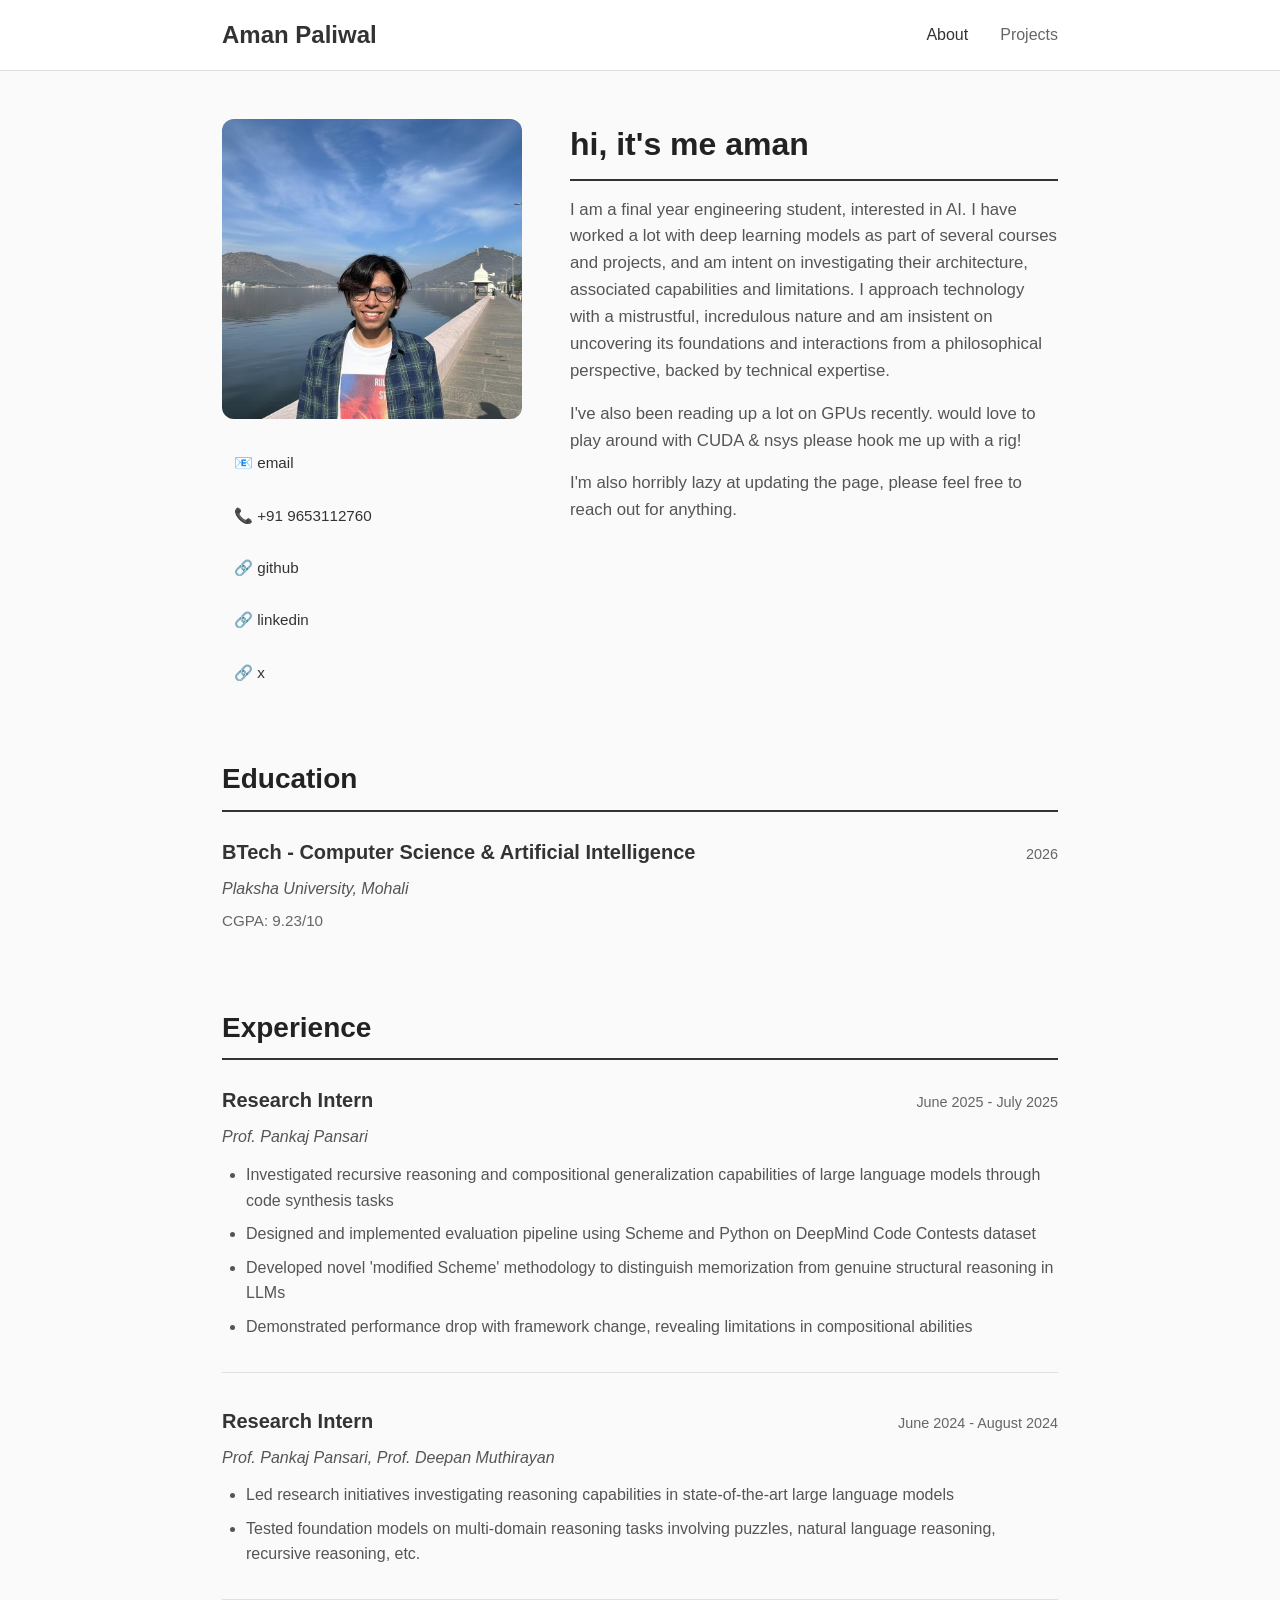
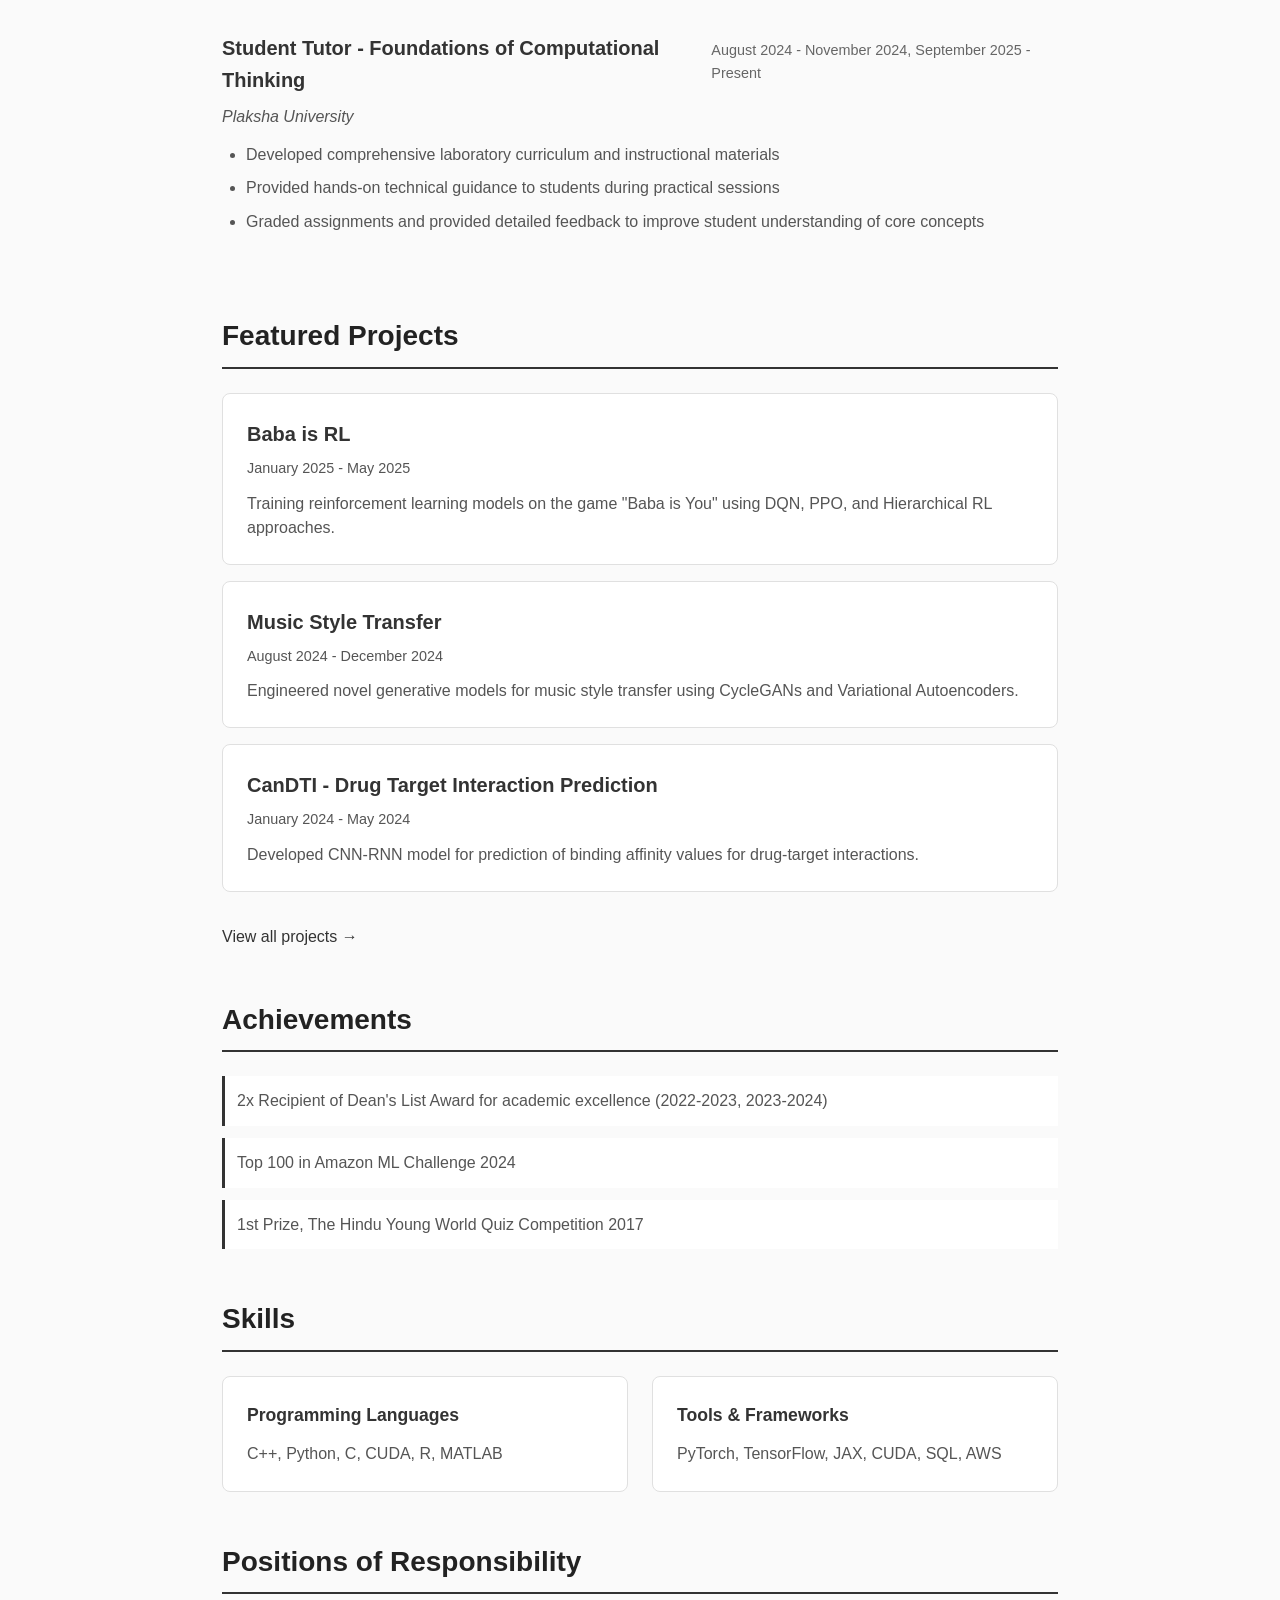
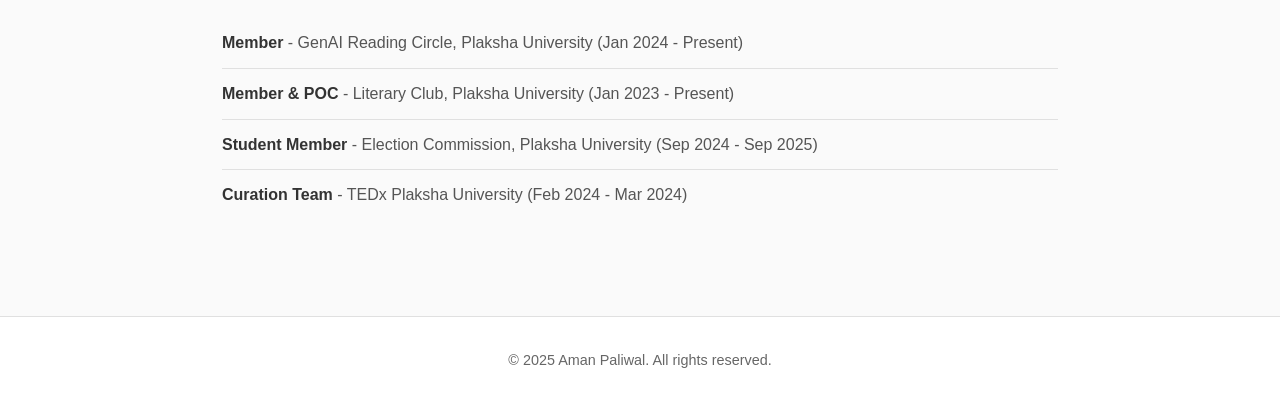
<file: index.html>
<!DOCTYPE html>
<html lang="en">
<head>
    <meta charset="UTF-8">
    <meta name="viewport" content="width=device-width, initial-scale=1.0">
    <title>Aman Paliwal - Portfolio</title>
    <link rel="stylesheet" href="styles.css">
</head>
<body>
    <nav>
        <div class="nav-container">
            <h1 class="logo">Aman Paliwal</h1>
            <ul class="nav-links">
                <li><a href="index.html" class="active">About</a></li>
                <li><a href="projects.html">Projects</a></li>
            </ul>
        </div>
    </nav>

    <main class="container">
        <section class="intro">
            <div class="intro-content">
                <div class="profile-section">
                    <div class="profile-image-placeholder">
                        <img src="ieemeoi.jpeg" alt="Aman Paliwal">
                    </div>
                    <div class="contact-links">
                        <a href="mailto:aman.paliwal@plaksha.edu.in">📧 email</a>
                        <a href="tel:+919653112760">📞 +91 9653112760</a>
                        <a href="https://github.com/amannnnn-7" target="_blank">🔗 github</a>
                        <a href="https://www.linkedin.com/in/aman-paliwal-346738249/" target="_blank">🔗 linkedin</a>
                        <a href="https://twitter.com/amankekhayal" target="_blank">🔗 x</a>
                    </div>
                </div>
                <div class="intro-text">
                    <h2>hi, it's me aman</h2>
                    <p>I am a final year engineering student, interested in AI. I have worked a lot with deep learning models as part of several courses and projects, and am intent on investigating their architecture, associated capabilities and limitations. I approach technology with a mistrustful, incredulous nature and am insistent on uncovering its foundations and interactions from a philosophical perspective, backed by technical expertise.</p>
                    <p>I've also been reading up a lot on GPUs recently. would love to play around with CUDA & nsys please hook me up with a rig!</p>
                    <p>I'm also horribly lazy at updating the page, please feel free to reach out for anything.</p>
                </div>
            </div>
        </section>

        <section class="education">
            <h2>Education</h2>
            <div class="entry">
                <div class="entry-header">
                    <h3>BTech - Computer Science & Artificial Intelligence</h3>
                    <span class="date">2026</span>
                </div>
                <p class="institution">Plaksha University, Mohali</p>
                <p class="detail">CGPA: 9.23/10</p>
            </div>
        </section>

        <section class="experience">
            <h2>Experience</h2>
            <div class="entry">
            <div class="entry-header">
                <h3>Research Intern</h3>
                <span class="date">June 2025 - July 2025</span>
            </div>
            <p class="institution">Prof. Pankaj Pansari</p>
            <ul>
                <li>Investigated recursive reasoning and compositional generalization capabilities of large language models through code synthesis tasks</li>
                <li>Designed and implemented evaluation pipeline using Scheme and Python on DeepMind Code Contests dataset</li>
                <li>Developed novel 'modified Scheme' methodology to distinguish memorization from genuine structural reasoning in LLMs</li>
                <li>Demonstrated performance drop with framework change, revealing limitations in compositional abilities</li>
                </ul>
            </div>
            <div class="entry">
                <div class="entry-header">
                    <h3>Research Intern</h3>
                    <span class="date">June 2024 - August 2024</span>
                </div>
                <p class="institution">Prof. Pankaj Pansari, Prof. Deepan Muthirayan</p>
                <ul>
                    <li>Led research initiatives investigating reasoning capabilities in state-of-the-art large language models</li>
                    <li>Tested foundation models on multi-domain reasoning tasks involving puzzles, natural language reasoning, recursive reasoning, etc.</li>
                </ul>
            </div>
            <div class="entry">
                <div class="entry-header">
                    <h3>Student Tutor - Foundations of Computational Thinking</h3>
                    <span class="date">August 2024 - November 2024, September 2025 - Present</span>
                </div>
                <p class="institution">Plaksha University</p>
                <ul>
                    <li>Developed comprehensive laboratory curriculum and instructional materials</li>
                    <li>Provided hands-on technical guidance to students during practical sessions</li>
                    <li>Graded assignments and provided detailed feedback to improve student understanding of core concepts</li>
                </ul>
            </div>
        </section>

        <section class="projects-preview">
            <h2>Featured Projects</h2>
            <div class="project-card">
                <h3>Baba is RL</h3>
                <p class="date">January 2025 - May 2025</p>
                <p>Training reinforcement learning models on the game "Baba is You" using DQN, PPO, and Hierarchical RL approaches.</p>
            </div>
            <div class="project-card">
                <h3>Music Style Transfer</h3>
                <p class="date">August 2024 - December 2024</p>
                <p>Engineered novel generative models for music style transfer using CycleGANs and Variational Autoencoders.</p>
            </div>
            <div class="project-card">
                <h3>CanDTI - Drug Target Interaction Prediction</h3>
                <p class="date">January 2024 - May 2024</p>
                <p>Developed CNN-RNN model for prediction of binding affinity values for drug-target interactions.</p>
            </div>
            <a href="projects.html" class="view-all">View all projects →</a>
        </section>

        <section class="achievements">
            <h2>Achievements</h2>
            <ul>
                <li>2x Recipient of Dean's List Award for academic excellence (2022-2023, 2023-2024)</li>
                <li>Top 100 in Amazon ML Challenge 2024</li>
                <li>1st Prize, The Hindu Young World Quiz Competition 2017</li>
            </ul>
        </section>

        <section class="skills">
            <h2>Skills</h2>
            <div class="skills-grid">
                <div class="skill-category">
                    <h4>Programming Languages</h4>
                    <p>C++, Python, C, CUDA, R, MATLAB</p>
                </div>
                <div class="skill-category">
                    <h4>Tools & Frameworks</h4>
                    <p>PyTorch, TensorFlow, JAX, CUDA, SQL, AWS</p>
                </div>
            </div>
        </section>

        <section class="positions">
            <h2>Positions of Responsibility</h2>
            <ul>
                <li><strong>Member</strong> - GenAI Reading Circle, Plaksha University (Jan 2024 - Present)</li>
                <li><strong>Member & POC</strong> - Literary Club, Plaksha University (Jan 2023 - Present)</li>
                <li><strong>Student Member</strong> - Election Commission, Plaksha University (Sep 2024 - Sep 2025)</li>
                <li><strong>Curation Team</strong> - TEDx Plaksha University (Feb 2024 - Mar 2024)</li>
            </ul>
        </section>
    </main>

    <footer>
        <p>&copy; 2025 Aman Paliwal. All rights reserved.</p>
    </footer>
</body>
</html>
</file>
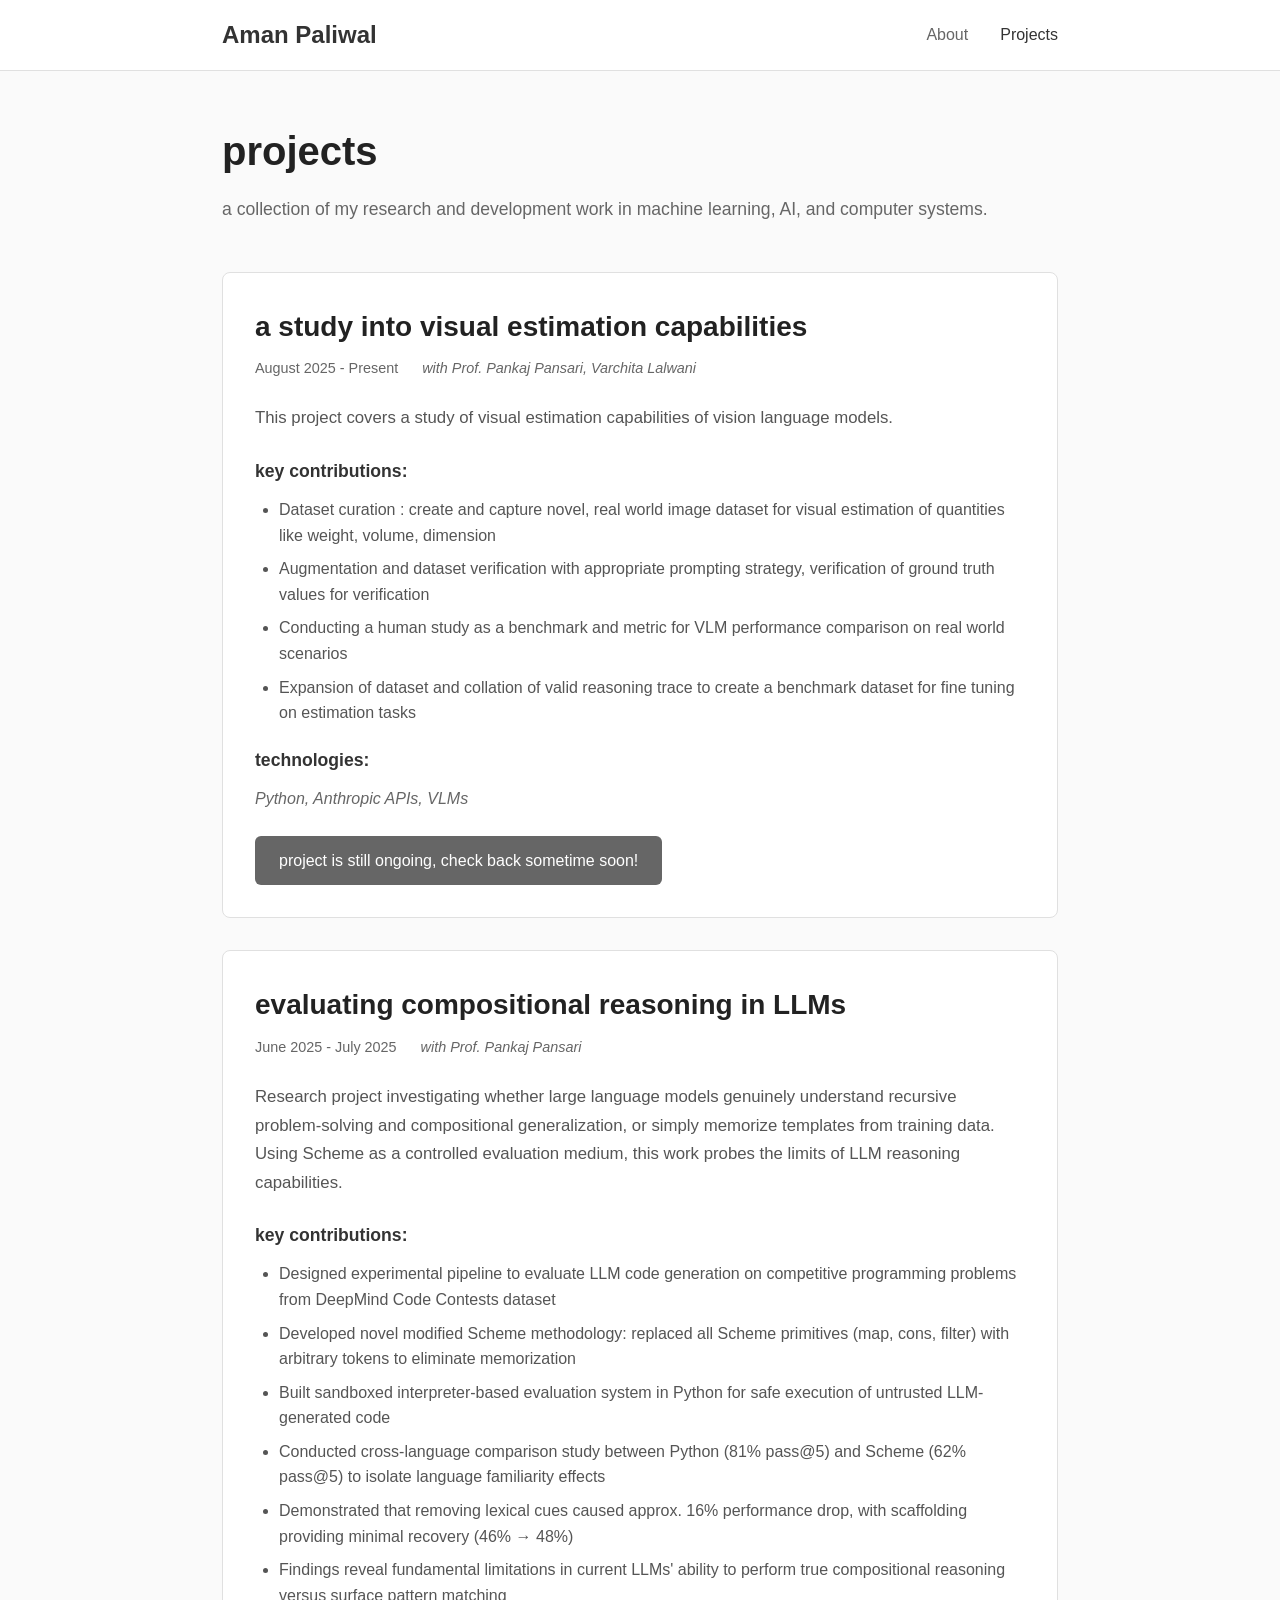
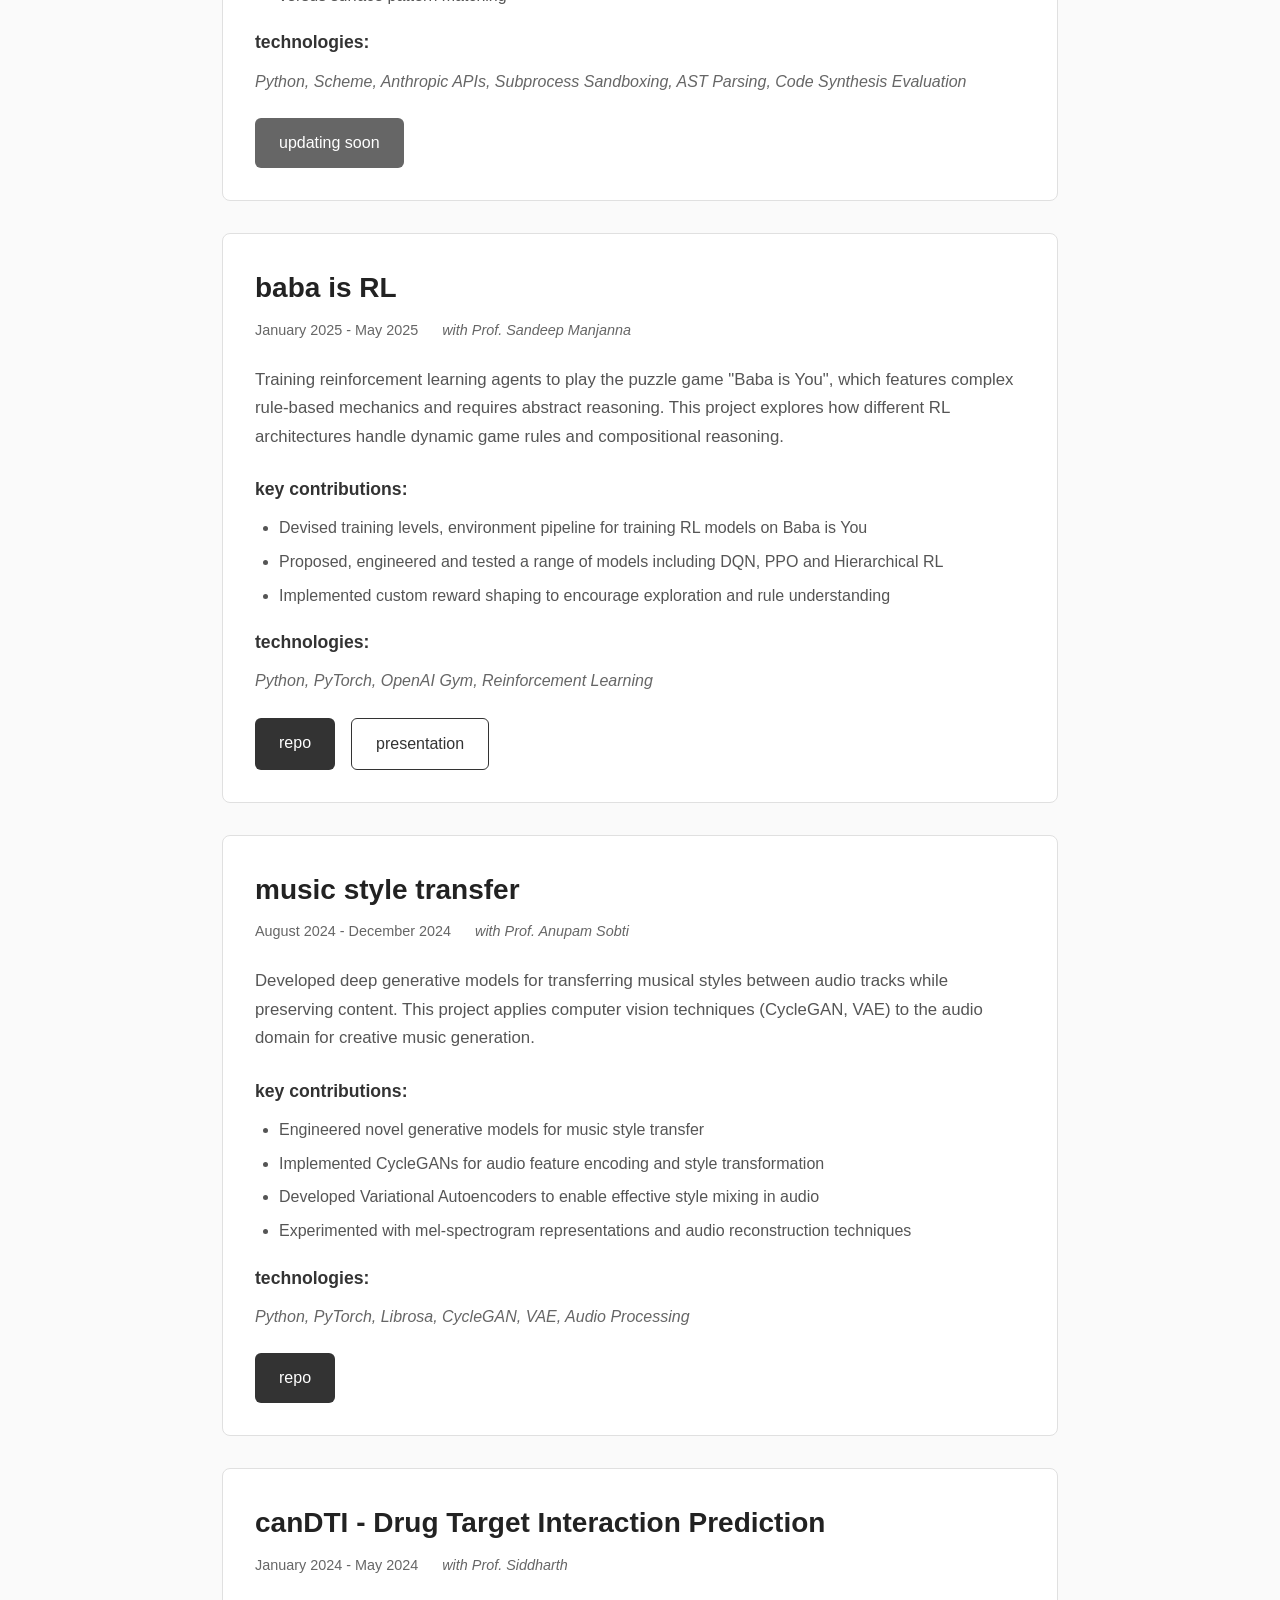
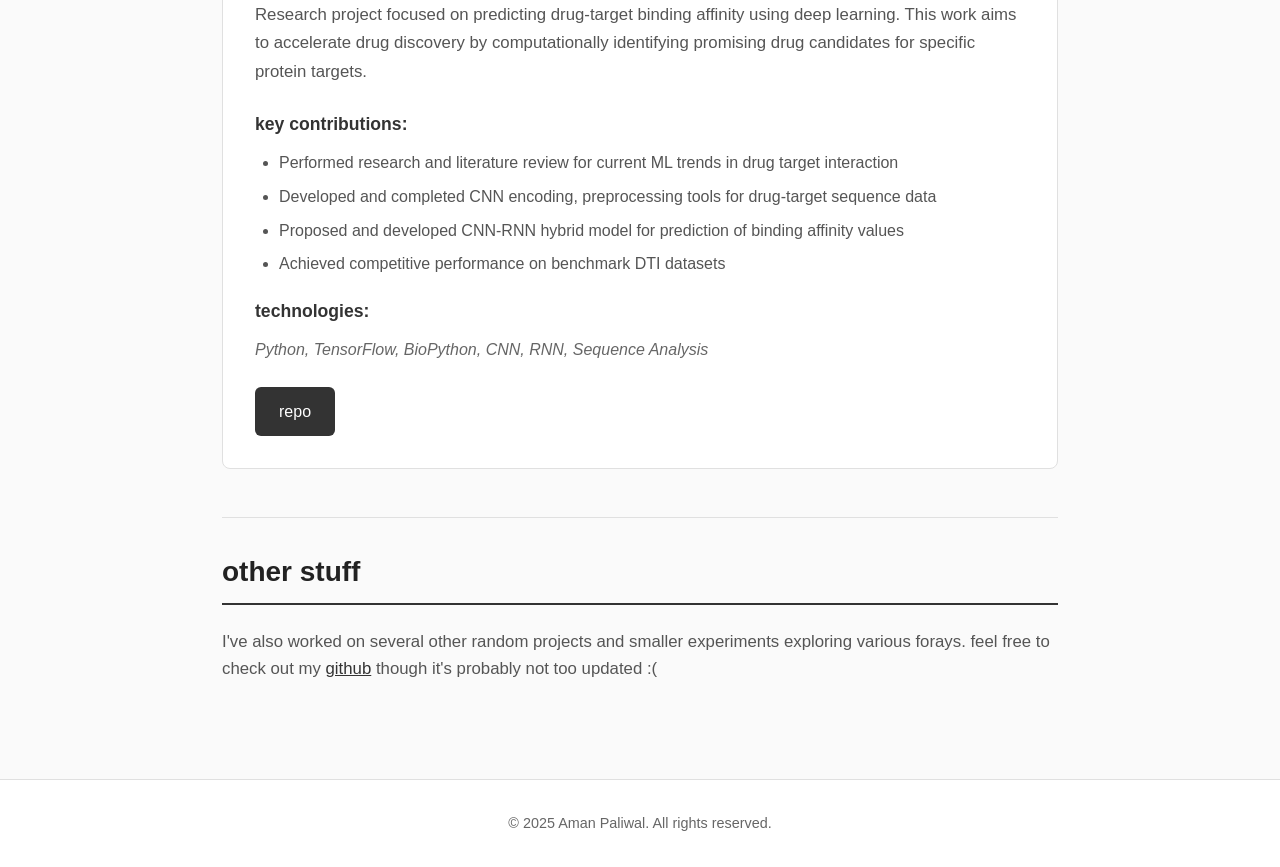
<file: projects.html>
<!DOCTYPE html>
<html lang="en">
<head>
    <meta charset="UTF-8">
    <meta name="viewport" content="width=device-width, initial-scale=1.0">
    <title>Projects - Aman Paliwal</title>
    <link rel="stylesheet" href="styles.css">
</head>
<body>
    <nav>
        <div class="nav-container">
            <h1 class="logo">Aman Paliwal</h1>
            <ul class="nav-links">
                <li><a href="index.html">About</a></li>
                <li><a href="projects.html" class="active">Projects</a></li>
            </ul>
        </div>
    </nav>

    <main class="container">
        <section class="projects-header">
            <h1>projects</h1>
            <p>a collection of my research and development work in machine learning, AI, and computer systems.</p>
        </section>

        <section class="project-detail">
    <div class="project-header">
        <h2>a study into visual estimation capabilities</h2>
        <div class="project-meta">
            <span class="date">August 2025 - Present</span>
            <span class="supervisor">with Prof. Pankaj Pansari, Varchita Lalwani</span>
        </div>
    </div>
    <p class="project-description">
        This project covers a study of visual estimation capabilities of vision language models.
    </p>
    <h4>key contributions:</h4>
    <ul>
        <li>Dataset curation : create and capture novel, real world image dataset for visual estimation of quantities like weight, volume, dimension</li>
        <li>Augmentation and dataset verification with appropriate prompting strategy, verification of ground truth values for verification</li>
        <li>Conducting a human study as a benchmark and metric for VLM performance comparison on real world scenarios</li>
        <li>Expansion of dataset and collation of valid reasoning trace to create a benchmark dataset for fine tuning on estimation tasks</li>
    </ul>
    <h4>technologies:</h4>
    <p class="tech-stack">Python, Anthropic APIs, VLMs</p>
    <div class="project-links">
        <a href="#" class="btn" style="background-color: #666; cursor: default;">project is still ongoing, check back sometime soon!</a>
    </div>
</section>

        <section class="project-detail">
    <div class="project-header">
        <h2>evaluating compositional reasoning in LLMs</h2>
        <div class="project-meta">
            <span class="date">June 2025 - July 2025</span>
            <span class="supervisor">with Prof. Pankaj Pansari</span>
        </div>
    </div>
    <p class="project-description">
        Research project investigating whether large language models genuinely understand recursive problem-solving and compositional generalization, or simply memorize templates from training data. Using Scheme as a controlled evaluation medium, this work probes the limits of LLM reasoning capabilities.
    </p>
    <h4>key contributions:</h4>
    <ul>
        <li>Designed experimental pipeline to evaluate LLM code generation on competitive programming problems from DeepMind Code Contests dataset</li>
        <li>Developed novel modified Scheme methodology: replaced all Scheme primitives (map, cons, filter) with arbitrary tokens to eliminate memorization</li>
        <li>Built sandboxed interpreter-based evaluation system in Python for safe execution of untrusted LLM-generated code</li>
        <li>Conducted cross-language comparison study between Python (81% pass@5) and Scheme (62% pass@5) to isolate language familiarity effects</li>
        <li>Demonstrated that removing lexical cues caused approx. 16% performance drop, with scaffolding providing minimal recovery (46% → 48%)</li>
        <li>Findings reveal fundamental limitations in current LLMs' ability to perform true compositional reasoning versus surface pattern matching</li>
    </ul>
    <h4>technologies:</h4>
    <p class="tech-stack">Python, Scheme, Anthropic APIs, Subprocess Sandboxing, AST Parsing, Code Synthesis Evaluation</p>
    <div class="project-links">
        <a href="#" class="btn" style="background-color: #666; cursor: default;">updating soon</a>
    </div>
</section>

        <section class="project-detail">
            <div class="project-header">
                <h2>baba is RL</h2>
                <div class="project-meta">
                    <span class="date">January 2025 - May 2025</span>
                    <span class="supervisor">with Prof. Sandeep Manjanna</span>
                </div>
            </div>
            <p class="project-description">
                Training reinforcement learning agents to play the puzzle game "Baba is You", which features complex rule-based mechanics and requires abstract reasoning. This project explores how different RL architectures handle dynamic game rules and compositional reasoning.
            </p>
            <h4>key contributions:</h4>
            <ul>
                <li>Devised training levels, environment pipeline for training RL models on Baba is You</li>
                <li>Proposed, engineered and tested a range of models including DQN, PPO and Hierarchical RL</li>
                <li>Implemented custom reward shaping to encourage exploration and rule understanding</li>
            </ul>
            <h4>technologies:</h4>
            <p class="tech-stack">Python, PyTorch, OpenAI Gym, Reinforcement Learning</p>
            <div class="project-links">
                <a href="https://github.com/baba-is-rl" target="_blank" class="btn">repo</a>
                <a href="rl_endsem.pdf" target="_blank" class="btn btn-secondary">presentation</a>
            </div>
        </section>

        <section class="project-detail">
            <div class="project-header">
                <h2>music style transfer</h2>
                <div class="project-meta">
                    <span class="date">August 2024 - December 2024</span>
                    <span class="supervisor">with Prof. Anupam Sobti</span>
                </div>
            </div>
            <p class="project-description">
                Developed deep generative models for transferring musical styles between audio tracks while preserving content. This project applies computer vision techniques (CycleGAN, VAE) to the audio domain for creative music generation.
            </p>
            <h4>key contributions:</h4>
            <ul>
                <li>Engineered novel generative models for music style transfer</li>
                <li>Implemented CycleGANs for audio feature encoding and style transformation</li>
                <li>Developed Variational Autoencoders to enable effective style mixing in audio</li>
                <li>Experimented with mel-spectrogram representations and audio reconstruction techniques</li>
            </ul>
            <h4>technologies:</h4>
            <p class="tech-stack">Python, PyTorch, Librosa, CycleGAN, VAE, Audio Processing</p>
            <div class="project-links">
                <a href="https://github.com/overfitters" target="_blank" class="btn">repo</a>
            </div>
        </section>

        <section class="project-detail">
            <div class="project-header">
                <h2>canDTI - Drug Target Interaction Prediction</h2>
                <div class="project-meta">
                    <span class="date">January 2024 - May 2024</span>
                    <span class="supervisor">with Prof. Siddharth</span>
                </div>
            </div>
            <p class="project-description">
                Research project focused on predicting drug-target binding affinity using deep learning. This work aims to accelerate drug discovery by computationally identifying promising drug candidates for specific protein targets.
            </p>
            <h4>key contributions:</h4>
            <ul>
                <li>Performed research and literature review for current ML trends in drug target interaction</li>
                <li>Developed and completed CNN encoding, preprocessing tools for drug-target sequence data</li>
                <li>Proposed and developed CNN-RNN hybrid model for prediction of binding affinity values</li>
                <li>Achieved competitive performance on benchmark DTI datasets</li>
            </ul>
            <h4>technologies:</h4>
            <p class="tech-stack">Python, TensorFlow, BioPython, CNN, RNN, Sequence Analysis</p>
            <div class="project-links">
                <a href="https://github.com/mlpr-dti" target="_blank" class="btn">repo</a>
            </div>
        </section>

        <section class="other-projects">
            <h2>other stuff</h2>
            <p>I've also worked on several other random projects and smaller experiments exploring various forays. feel free to check out my <a href="https://github.com/amannnnn-7" target="_blank">github</a> though it's probably not too updated :(</p>
        </section>
    </main>

    <footer>
        <p>&copy; 2025 Aman Paliwal. All rights reserved.</p>
    </footer>
</body>

</html>
</file>
<file: styles.css>
/* Reset and Base Styles */
* {
    margin: 0;
    padding: 0;
    box-sizing: border-box;
}

body {
    font-family: -apple-system, BlinkMacSystemFont, 'Segoe UI', 'Roboto', 'Helvetica', 'Arial', sans-serif;
    line-height: 1.6;
    color: #333;
    background-color: #fafafa;
}

/* Navigation */
nav {
    background-color: #fff;
    border-bottom: 1px solid #e0e0e0;
    padding: 1rem 0;
    position: sticky;
    top: 0;
    z-index: 100;
}

.nav-container {
    max-width: 900px;
    margin: 0 auto;
    padding: 0 2rem;
    display: flex;
    justify-content: space-between;
    align-items: center;
}

.logo {
    font-size: 1.5rem;
    font-weight: 600;
    color: #333;
}

.nav-links {
    list-style: none;
    display: flex;
    gap: 2rem;
}

.nav-links a {
    text-decoration: none;
    color: #666;
    font-weight: 500;
    transition: color 0.3s ease;
}

.nav-links a:hover,
.nav-links a.active {
    color: #333;
}

/* Main Container */
.container {
    max-width: 900px;
    margin: 0 auto;
    padding: 3rem 2rem;
}

/* Intro Section */
.intro {
    margin-bottom: 4rem;
}

.intro-content {
    display: grid;
    grid-template-columns: 300px 1fr;
    gap: 3rem;
    align-items: start;
}

.profile-section {
    display: flex;
    flex-direction: column;
    gap: 1.5rem;
}

.profile-image-placeholder {
    width: 100%;
    aspect-ratio: 1;
    background-color: #e0e0e0;
    border-radius: 12px;
    display: flex;
    align-items: center;
    justify-content: center;
    color: #666;
    font-size: 0.9rem;
}

.profile-image-placeholder img {
    width: 100%;
    height: 100%;
    object-fit: cover;
    border-radius: 12px;
}

.contact-links {
    display: flex;
    flex-direction: column;
    gap: 0.75rem;
}

.contact-links a {
    text-decoration: none;
    color: #333;
    padding: 0.5rem 0.75rem;
    border-radius: 6px;
    transition: background-color 0.2s ease;
    font-size: 0.95rem;
}

.contact-links a:hover {
    background-color: #f0f0f0;
}

.intro-text h2 {
    font-size: 2rem;
    margin-bottom: 1rem;
    color: #222;
}

.intro-text p {
    margin-bottom: 1rem;
    color: #555;
    font-size: 1.05rem;
}

/* Sections */
section {
    margin-bottom: 3rem;
}

section h2 {
    font-size: 1.75rem;
    margin-bottom: 1.5rem;
    color: #222;
    border-bottom: 2px solid #333;
    padding-bottom: 0.5rem;
}

/* Entry Styles (Education, Experience) */
.entry {
    margin-bottom: 2rem;
    padding-bottom: 1.5rem;
    border-bottom: 1px solid #e0e0e0;
}

.entry:last-child {
    border-bottom: none;
}

.entry-header {
    display: flex;
    justify-content: space-between;
    align-items: baseline;
    margin-bottom: 0.5rem;
}

.entry h3 {
    font-size: 1.25rem;
    color: #333;
}

.date {
    color: #666;
    font-size: 0.9rem;
    font-weight: 500;
}

.institution {
    color: #555;
    font-style: italic;
    margin-bottom: 0.5rem;
}

.detail {
    color: #666;
    font-size: 0.95rem;
}

.entry ul {
    margin-left: 1.5rem;
    margin-top: 0.75rem;
}

.entry li {
    margin-bottom: 0.5rem;
    color: #555;
}

/* Project Cards */
.project-card {
    padding: 1.5rem;
    background-color: #fff;
    border: 1px solid #e0e0e0;
    border-radius: 8px;
    margin-bottom: 1rem;
    transition: box-shadow 0.3s ease;
}

.project-card:hover {
    box-shadow: 0 4px 12px rgba(0, 0, 0, 0.1);
}

.project-card h3 {
    font-size: 1.25rem;
    margin-bottom: 0.5rem;
    color: #333;
}

.project-card .date {
    display: block;
    margin-bottom: 0.75rem;
}

.project-card p {
    color: #555;
    line-height: 1.5;
}

.view-all {
    display: inline-block;
    margin-top: 1rem;
    color: #333;
    text-decoration: none;
    font-weight: 500;
    transition: transform 0.2s ease;
}

.view-all:hover {
    transform: translateX(5px);
}

/* Achievements */
.achievements ul {
    list-style: none;
}

.achievements li {
    padding: 0.75rem;
    background-color: #fff;
    border-left: 3px solid #333;
    margin-bottom: 0.75rem;
    color: #555;
}

/* Skills */
.skills-grid {
    display: grid;
    grid-template-columns: repeat(auto-fit, minmax(250px, 1fr));
    gap: 1.5rem;
}

.skill-category {
    background-color: #fff;
    padding: 1.5rem;
    border-radius: 8px;
    border: 1px solid #e0e0e0;
}

.skill-category h4 {
    margin-bottom: 0.75rem;
    color: #333;
    font-size: 1.1rem;
}

.skill-category p {
    color: #555;
    line-height: 1.6;
}

/* Positions */
.positions ul {
    list-style: none;
}

.positions li {
    padding: 0.75rem 0;
    border-bottom: 1px solid #e0e0e0;
    color: #555;
}

.positions li:last-child {
    border-bottom: none;
}

.positions strong {
    color: #333;
}

/* Projects Page */
.projects-header {
    margin-bottom: 3rem;
}

.projects-header h1 {
    font-size: 2.5rem;
    margin-bottom: 0.75rem;
    color: #222;
}

.projects-header p {
    font-size: 1.1rem;
    color: #666;
}

.project-detail {
    background-color: #fff;
    padding: 2rem;
    border-radius: 8px;
    border: 1px solid #e0e0e0;
    margin-bottom: 2rem;
}

.project-header {
    margin-bottom: 1.5rem;
}

.project-header h2 {
    font-size: 1.75rem;
    border: none;
    margin-bottom: 0.5rem;
    padding-bottom: 0;
}

.project-meta {
    display: flex;
    gap: 1.5rem;
    flex-wrap: wrap;
}

.supervisor {
    color: #666;
    font-size: 0.9rem;
    font-style: italic;
}

.project-description {
    color: #555;
    line-height: 1.7;
    margin-bottom: 1.5rem;
    font-size: 1.05rem;
}

.project-detail h4 {
    color: #333;
    margin-bottom: 0.75rem;
    margin-top: 1.25rem;
    font-size: 1.1rem;
}

.project-detail ul {
    margin-left: 1.5rem;
    margin-bottom: 1rem;
}

.project-detail li {
    margin-bottom: 0.5rem;
    color: #555;
}

.tech-stack {
    color: #666;
    font-style: italic;
    margin-bottom: 1.5rem;
}

.project-links {
    display: flex;
    gap: 1rem;
    margin-top: 1.5rem;
}

.btn {
    display: inline-block;
    padding: 0.75rem 1.5rem;
    background-color: #333;
    color: #fff;
    text-decoration: none;
    border-radius: 6px;
    transition: background-color 0.3s ease;
    font-weight: 500;
}

.btn:hover {
    background-color: #555;
}

.btn-secondary {
    background-color: #fff;
    color: #333;
    border: 1px solid #333;
}

.btn-secondary:hover {
    background-color: #f0f0f0;
}

.other-projects {
    margin-top: 3rem;
    padding-top: 2rem;
    border-top: 1px solid #e0e0e0;
}

.other-projects p {
    color: #555;
    font-size: 1.05rem;
}

.other-projects a {
    color: #333;
    font-weight: 500;
}

/* Footer */
footer {
    background-color: #fff;
    border-top: 1px solid #e0e0e0;
    padding: 2rem;
    text-align: center;
    color: #666;
    font-size: 0.9rem;
}

/* Responsive Design */
@media (max-width: 768px) {
    .intro-content {
        grid-template-columns: 1fr;
    }

    .profile-section {
        align-items: center;
        text-align: center;
    }

    .profile-image-placeholder {
        max-width: 250px;
    }

    .contact-links {
        width: 100%;
        max-width: 300px;
    }

    .nav-container {
        flex-direction: column;
        gap: 1rem;
    }

    .entry-header {
        flex-direction: column;
        align-items: flex-start;
    }

    .project-links {
        flex-direction: column;
    }

    .btn {
        text-align: center;
    }
}
</file>
